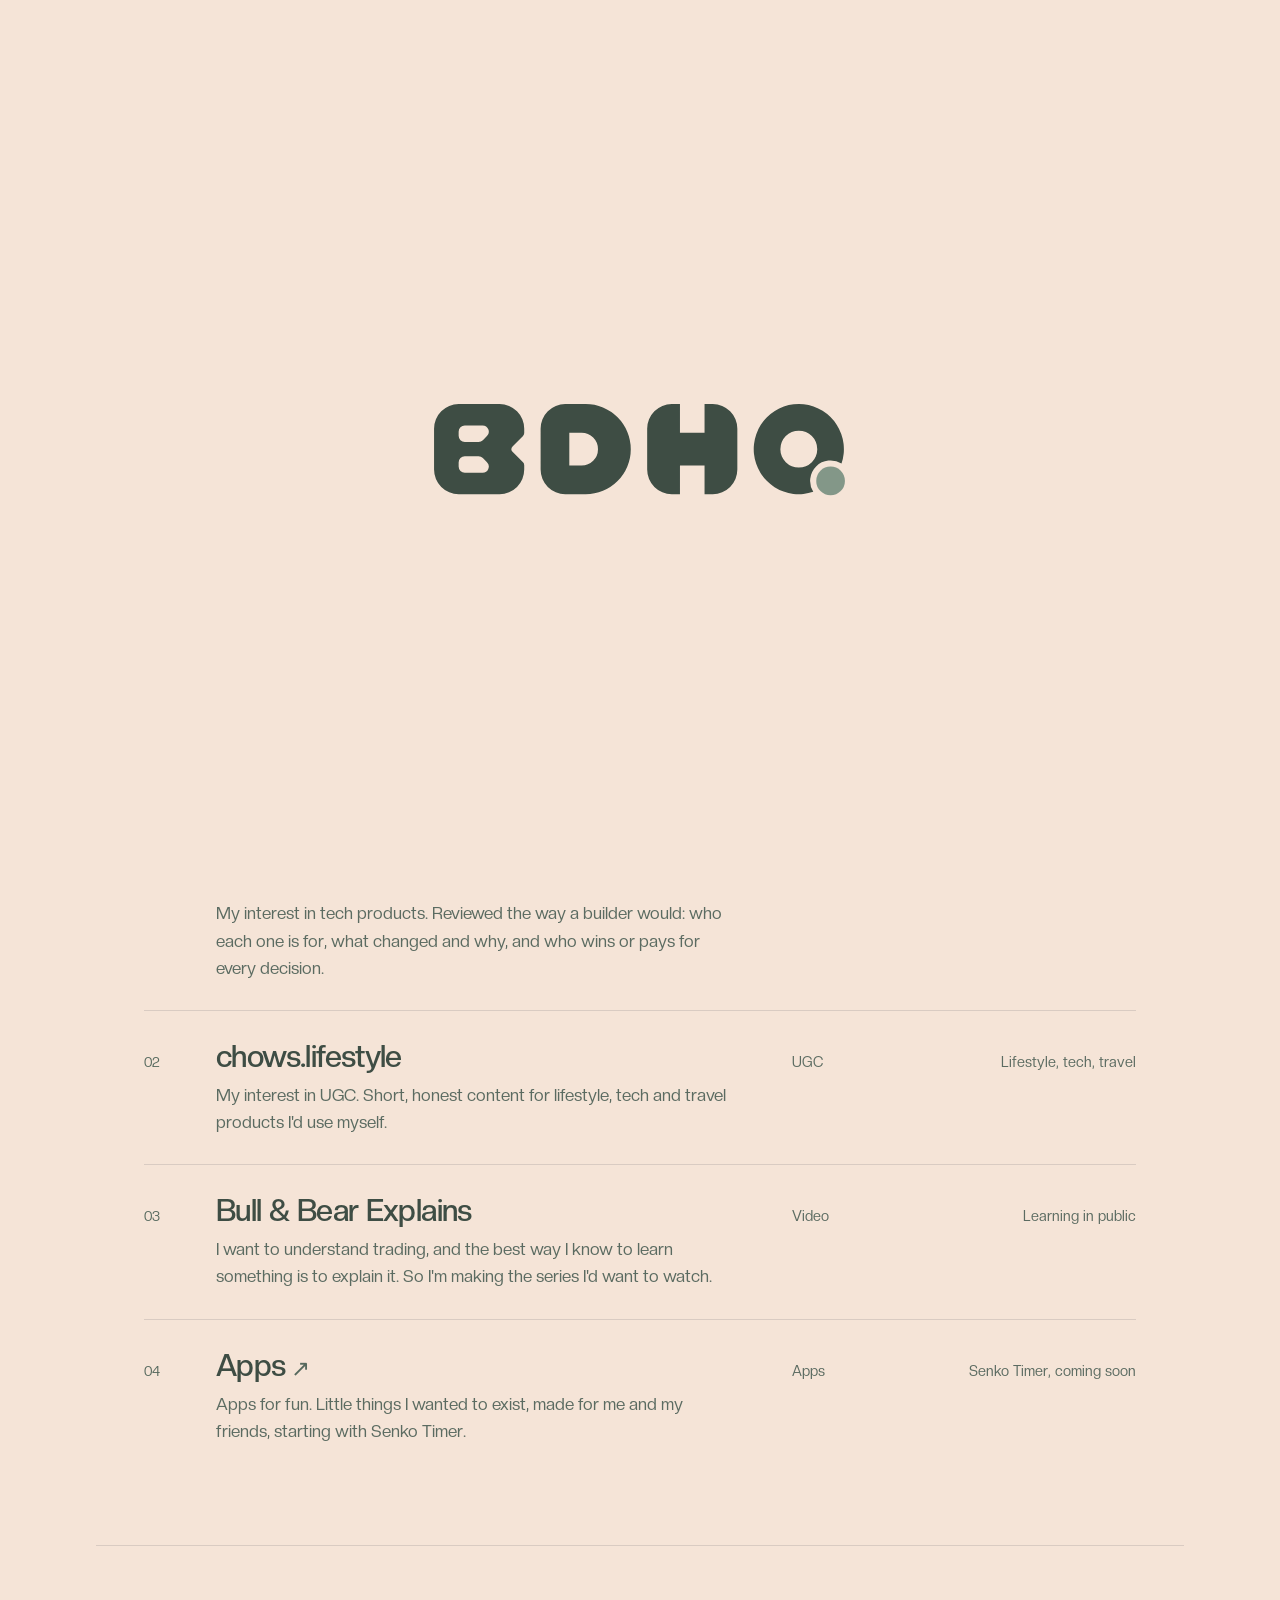
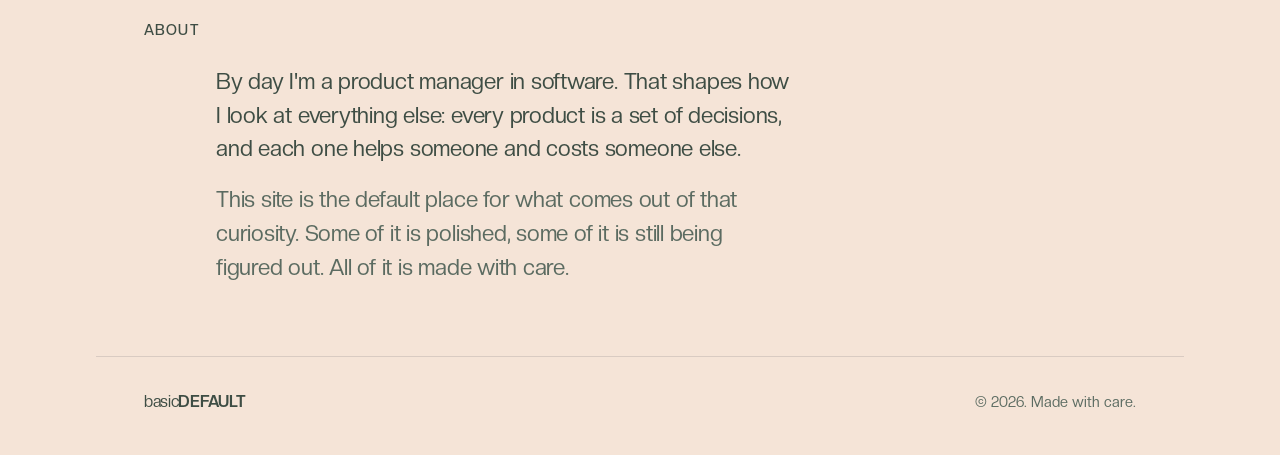
<file: index.html>
<!doctype html>
<html lang="en">
<head>
  <meta charset="utf-8">
  <meta name="viewport" content="width=device-width, initial-scale=1">
  <title>basicDEFAULT</title>
  <meta name="description" content="A home for the things Jeff makes: videos, apps and other experiments.">
  <meta name="theme-color" content="#F5E4D7">
  <meta property="og:title" content="basicDEFAULT">
  <meta property="og:description" content="A home for the things Jeff makes: videos, apps and other experiments.">
  <meta property="og:type" content="website">
  <meta property="og:url" content="https://basicdefault.com/">
  <link rel="icon" href="/favicon.svg" type="image/svg+xml">
  <link rel="icon" href="/favicon-48.png" type="image/png" sizes="48x48">
  <link rel="apple-touch-icon" href="/apple-touch-icon.png">
  <link rel="preload" href="fonts/CreatoDisplay-Regular.otf" as="font" type="font/otf" crossorigin>
  <link rel="preload" href="fonts/CreatoDisplay-Medium.otf" as="font" type="font/otf" crossorigin>
  <link rel="stylesheet" href="styles.css">
  <script>try{if(!sessionStorage.getItem("bdhq-intro")&&!matchMedia("(prefers-reduced-motion: reduce)").matches)document.documentElement.classList.add("intro")}catch(e){}</script>
</head>
<body>
  <div class="intro-screen" aria-hidden="true">
    <svg class="intro-logo" viewBox="51 51 203 47"><g fill="currentColor"><g class="intro-cell"><g class="sq"><rect x="52" y="52" width="44" height="44" rx="12"/></g><g class="lt" fill-rule="evenodd"><path d="M64 52H84A12 12 0 0 1 96 64V66.17A2 2 0 0 1 95.41 67.59L90.41 72.59A2 2 0 0 0 90.41 75.41L95.41 80.41A2 2 0 0 1 96 81.83V84A12 12 0 0 1 84 96H64A12 12 0 0 1 52 84V64A12 12 0 0 1 64 52ZM67 62.5H75.7A3 3 0 0 1 77.82 67.62L75.82 69.62A3 3 0 0 1 73.7 70.5H67A3 3 0 0 1 64 67.5V65.5A3 3 0 0 1 67 62.5ZM67 77.5H73.7A3 3 0 0 1 75.82 78.38L77.82 80.38A3 3 0 0 1 75.7 85.5H67A3 3 0 0 1 64 82.5V80.5A3 3 0 0 1 67 77.5Z"/></g></g><g class="intro-cell"><g class="sq"><rect x="104" y="52" width="44" height="44" rx="12"/></g><g class="lt" fill-rule="evenodd"><path d="M116 52H126A22 22 0 0 1 126 96H116A12 12 0 0 1 104 84V64A12 12 0 0 1 116 52ZM118 66H124A8 8 0 0 1 124 82H118Z"/></g></g><g class="intro-cell"><g class="sq"><rect x="156" y="52" width="44" height="44" rx="12"/></g><g class="lt" fill-rule="evenodd"><path transform="translate(104 -52)" d="M64 104H68V118H80V104H84A12 12 0 0 1 96 116V136A12 12 0 0 1 84 148H80V134H68V148H64A12 12 0 0 1 52 136V116A12 12 0 0 1 64 104Z"/></g></g><g class="intro-cell"><g class="sq"><circle class="logo-dot" cx="230" cy="74" r="21"/></g><g class="lt" fill-rule="evenodd"><path transform="translate(104 -52)" d="M146.84 133.05A22 22 0 1 0 133.05 146.84A10 10 0 0 1 146.84 133.05ZM117 126A9 9 0 1 0 135 126A9 9 0 1 0 117 126Z"/><circle class="logo-dot intro-dot" cx="245.5" cy="89.5" r="7"/></g></g></g></svg>
  </div>
  <a class="skip" href="#work">Skip to work</a>

  <header class="site-header wrap">
    <a class="wordmark" href="/" aria-label="BDHQ, basicDEFAULT home"><svg class="logo-row" viewBox="51 51 203 47" aria-hidden="true"><g fill="currentColor"><g class="hcell"><g class="sq"><rect x="52" y="52" width="44" height="44" rx="12"/></g><g class="lt" fill-rule="evenodd"><path d="M64 52H84A12 12 0 0 1 96 64V66.17A2 2 0 0 1 95.41 67.59L90.41 72.59A2 2 0 0 0 90.41 75.41L95.41 80.41A2 2 0 0 1 96 81.83V84A12 12 0 0 1 84 96H64A12 12 0 0 1 52 84V64A12 12 0 0 1 64 52ZM67 62.5H75.7A3 3 0 0 1 77.82 67.62L75.82 69.62A3 3 0 0 1 73.7 70.5H67A3 3 0 0 1 64 67.5V65.5A3 3 0 0 1 67 62.5ZM67 77.5H73.7A3 3 0 0 1 75.82 78.38L77.82 80.38A3 3 0 0 1 75.7 85.5H67A3 3 0 0 1 64 82.5V80.5A3 3 0 0 1 67 77.5Z"/></g></g><g class="hcell"><g class="sq"><rect x="104" y="52" width="44" height="44" rx="12"/></g><g class="lt" fill-rule="evenodd"><path d="M116 52H126A22 22 0 0 1 126 96H116A12 12 0 0 1 104 84V64A12 12 0 0 1 116 52ZM118 66H124A8 8 0 0 1 124 82H118Z"/></g></g><g class="hcell"><g class="sq"><rect x="156" y="52" width="44" height="44" rx="12"/></g><g class="lt" fill-rule="evenodd"><path transform="translate(104 -52)" d="M64 104H68V118H80V104H84A12 12 0 0 1 96 116V136A12 12 0 0 1 84 148H80V134H68V148H64A12 12 0 0 1 52 136V116A12 12 0 0 1 64 104Z"/></g></g><g class="hcell"><g class="sq"><circle class="logo-dot" cx="230" cy="74" r="21"/></g><g class="lt" fill-rule="evenodd"><path transform="translate(104 -52)" d="M146.84 133.05A22 22 0 1 0 133.05 146.84A10 10 0 0 1 146.84 133.05ZM117 126A9 9 0 1 0 135 126A9 9 0 1 0 117 126Z"/><circle class="logo-dot" cx="245.5" cy="89.5" r="7"/></g></g></g></svg></a>
    <nav aria-label="Main">
      <a href="#work">Work</a>
      <a href="/apps/">Apps</a>
      <a href="#about">About</a>
    </nav>
  </header>

  <main>
    <section class="hero wrap">
      <p class="eyebrow"><span class="dot" aria-hidden="true"></span>Videos, apps and other things</p>
      <h1>A home for the things I&nbsp;make<span class="accent">.</span></h1>
      <p class="lede">
        I'm Jeff. basicDEFAULT is where my creative work lives: tech reviews, lifestyle and travel content, a series where I learn
        trading out loud, and apps I build for my friends.
      </p>
    </section>

    <section id="work" class="wrap section" aria-labelledby="work-title">
      <div class="section-head">
        <h2 id="work-title">Work</h2>
        <p>What I'm making right now.</p>
      </div>

      <!-- To add a link once something is live, wrap the <h3> text in <a href="..."> -->
      <ol class="work">
        <li class="item">
          <span class="num">01</span>
          <div class="body">
            <h3>Reviews</h3>
            <p>My interest in tech products. Reviewed the way a builder would: who each one is for, what changed and why, and who wins or pays for every decision.</p>
          </div>
          <span class="kind">Video</span>
          <span class="status">First up: iPhone 17 Pro, one year on</span>
        </li>
        <li class="item">
          <span class="num">02</span>
          <div class="body">
            <h3>chows.lifestyle</h3>
            <p>My interest in UGC. Short, honest content for lifestyle, tech and travel products I'd use myself.</p>
          </div>
          <span class="kind">UGC</span>
          <span class="status">Lifestyle, tech, travel</span>
        </li>
        <li class="item">
          <span class="num">03</span>
          <div class="body">
            <h3>Bull &amp; Bear Explains</h3>
            <p>I want to understand trading, and the best way I know to learn something is to explain it. So I'm making the series I'd want to watch.</p>
          </div>
          <span class="kind">Video</span>
          <span class="status">Learning in public</span>
        </li>
        <li class="item">
          <span class="num">04</span>
          <div class="body">
            <h3><a href="/apps/">Apps</a></h3>
            <p>Apps for fun. Little things I wanted to exist, made for me and my friends, starting with Senko Timer.</p>
          </div>
          <span class="kind">Apps</span>
          <span class="status">Senko Timer, coming soon</span>
        </li>
      </ol>
    </section>

    <section id="about" class="wrap section about" aria-labelledby="about-title">
      <div class="section-head">
        <h2 id="about-title">About</h2>
      </div>
      <div class="prose">
        <p>
          By day I'm a product manager in software. That shapes how I look at
          everything else: every product is a set of decisions, and each one
          helps someone and costs someone else.
        </p>
        <p>
          This site is the default place for what comes out of that curiosity.
          Some of it is polished, some of it is still being figured out. All of
          it is made with care.
        </p>
      </div>
    </section>
  </main>

  <footer class="wrap site-footer">
    <span class="wordmark small">basic<b>DEFAULT</b></span>
    <span>&copy; 2026. Made with care.</span>
  </footer>
  <script>
  (function () {
    var root = document.documentElement;
    if (!root.classList.contains("intro")) return;
    var screen = document.querySelector(".intro-screen");
    var logo = screen.querySelector(".intro-logo");
    var cells = [].slice.call(logo.querySelectorAll(".intro-cell"));
    var dot = logo.querySelector(".intro-dot");
    var target = document.querySelector(".site-header .logo-row");
    var timers = [], done = false;
    function later(fn, ms) { timers.push(setTimeout(fn, ms)); }
    function finish() {
      root.classList.remove("intro", "intro-leaving");
      try { sessionStorage.setItem("bdhq-intro", "1"); } catch (e) {}
    }
    function reveal() {
      if (done) return;
      done = true;
      timers.forEach(clearTimeout);
      cells.forEach(function (c) { c.classList.add("on"); c.style.transform = ""; });
      dot.classList.remove("off");
      var a = logo.getBoundingClientRect(), b = target.getBoundingClientRect();
      logo.style.transform = "translate(" + (b.left - a.left) + "px," + (b.top - a.top) + "px) scale(" + (b.width / a.width) + ")";
      root.classList.add("intro-leaving");
      setTimeout(finish, 800);
    }
    // 1. Tiles flip into letters, one at a time
    cells.forEach(function (c, i) {
      later(function () {
        c.style.transform = "scaleX(0)";
        later(function () { c.classList.add("on"); c.style.transform = "scaleX(1)"; }, 170);
      }, 450 + i * 120);
    });
    // 2. The Q's dot flashes three times, like a cursor
    [1500, 1750, 2000, 2250, 2500, 2750].forEach(function (ms, i) {
      later(function () { dot.classList.toggle("off", i % 2 === 0); }, ms);
    });
    // 3. The logo moves into the header and the site appears
    later(reveal, 3150);
    screen.addEventListener("click", reveal);
    window.addEventListener("keydown", reveal, { once: true });
  })();
  </script>
</body>
</html>
</file>
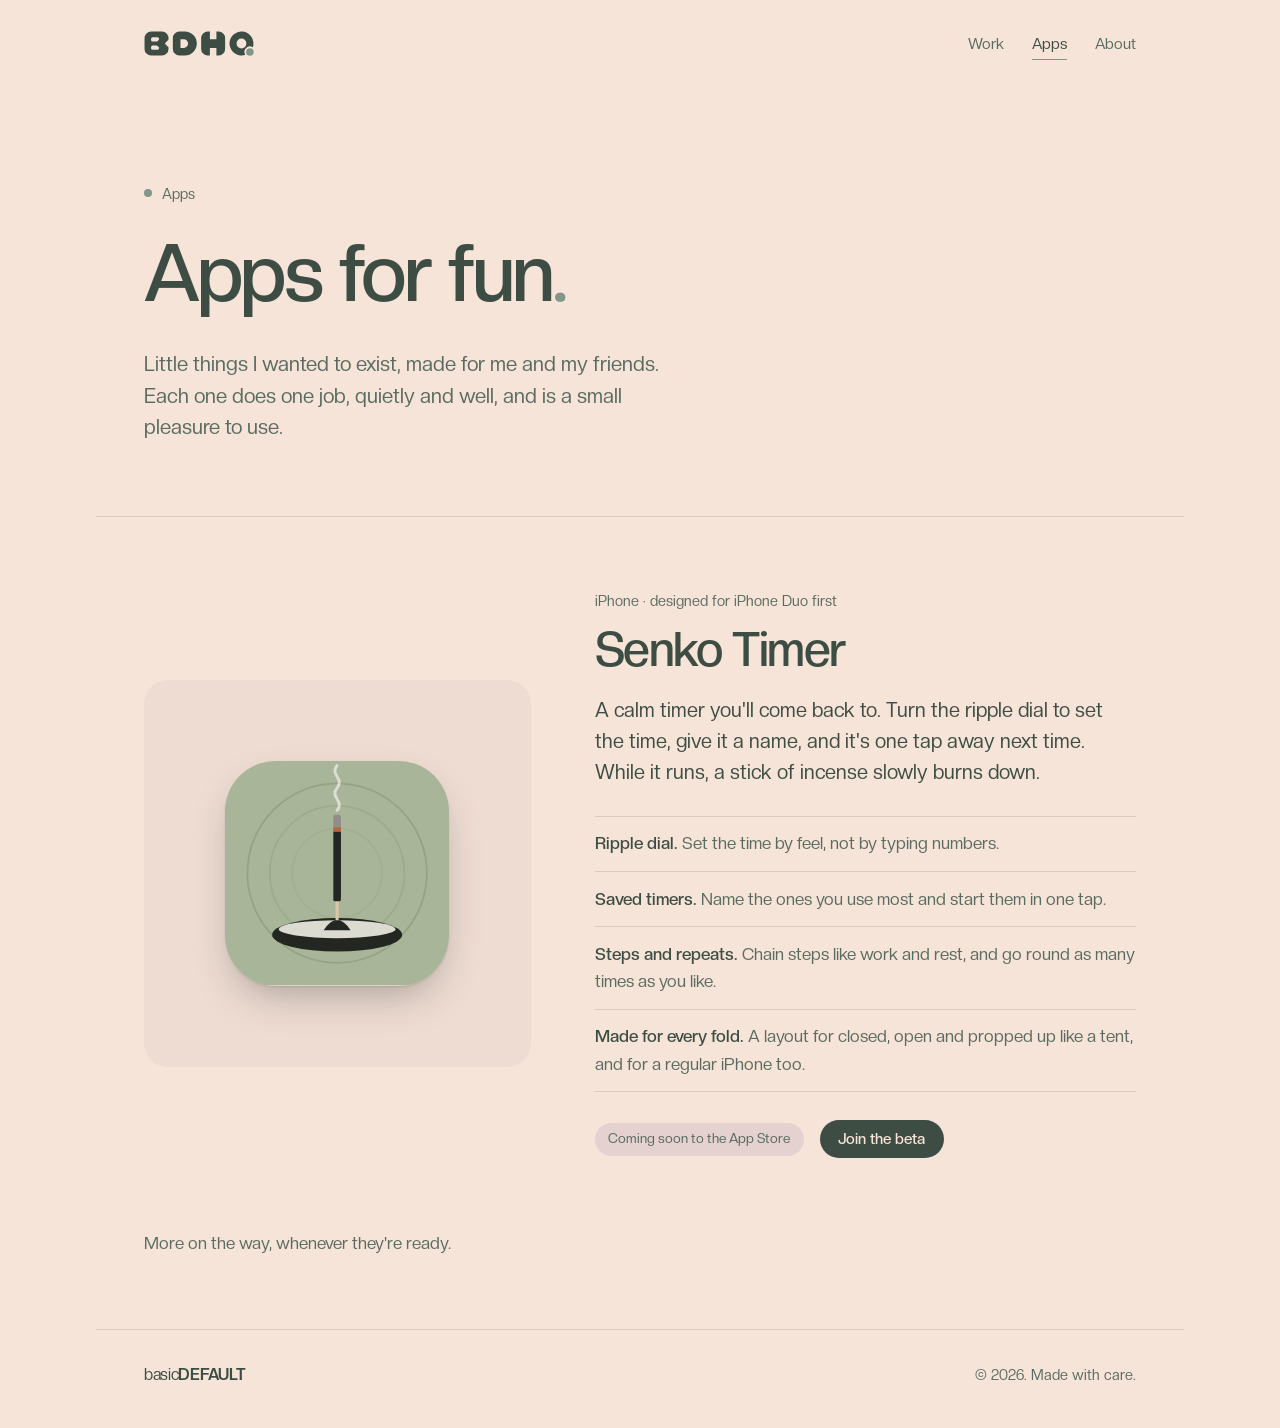
<file: apps/index.html>
<!doctype html>
<html lang="en">
<head>
  <meta charset="utf-8">
  <meta name="viewport" content="width=device-width, initial-scale=1">
  <title>Apps · basicDEFAULT</title>
  <meta name="description" content="Little apps made for the fun of it, starting with Senko Timer.">
  <meta name="theme-color" content="#F5E4D7">
  <meta property="og:title" content="Apps · basicDEFAULT">
  <meta property="og:description" content="Little apps made for the fun of it, starting with Senko Timer.">
  <meta property="og:type" content="website">
  <meta property="og:url" content="https://basicdefault.com/apps/">
  <link rel="icon" href="/favicon.svg" type="image/svg+xml">
  <link rel="icon" href="/favicon-48.png" type="image/png" sizes="48x48">
  <link rel="apple-touch-icon" href="/apple-touch-icon.png">
  <link rel="preload" href="/fonts/CreatoDisplay-Regular.otf" as="font" type="font/otf" crossorigin>
  <link rel="preload" href="/fonts/CreatoDisplay-Medium.otf" as="font" type="font/otf" crossorigin>
  <link rel="stylesheet" href="/styles.css">
</head>
<body>
  <a class="skip" href="#apps">Skip to apps</a>

  <header class="site-header wrap">
    <a class="wordmark" href="/" aria-label="BDHQ, basicDEFAULT home"><svg class="logo-row" viewBox="51 51 203 47" aria-hidden="true"><g fill="currentColor"><g class="hcell"><g class="sq"><rect x="52" y="52" width="44" height="44" rx="12"/></g><g class="lt" fill-rule="evenodd"><path d="M64 52H84A12 12 0 0 1 96 64V66.17A2 2 0 0 1 95.41 67.59L90.41 72.59A2 2 0 0 0 90.41 75.41L95.41 80.41A2 2 0 0 1 96 81.83V84A12 12 0 0 1 84 96H64A12 12 0 0 1 52 84V64A12 12 0 0 1 64 52ZM67 62.5H75.7A3 3 0 0 1 77.82 67.62L75.82 69.62A3 3 0 0 1 73.7 70.5H67A3 3 0 0 1 64 67.5V65.5A3 3 0 0 1 67 62.5ZM67 77.5H73.7A3 3 0 0 1 75.82 78.38L77.82 80.38A3 3 0 0 1 75.7 85.5H67A3 3 0 0 1 64 82.5V80.5A3 3 0 0 1 67 77.5Z"/></g></g><g class="hcell"><g class="sq"><rect x="104" y="52" width="44" height="44" rx="12"/></g><g class="lt" fill-rule="evenodd"><path d="M116 52H126A22 22 0 0 1 126 96H116A12 12 0 0 1 104 84V64A12 12 0 0 1 116 52ZM118 66H124A8 8 0 0 1 124 82H118Z"/></g></g><g class="hcell"><g class="sq"><rect x="156" y="52" width="44" height="44" rx="12"/></g><g class="lt" fill-rule="evenodd"><path transform="translate(104 -52)" d="M64 104H68V118H80V104H84A12 12 0 0 1 96 116V136A12 12 0 0 1 84 148H80V134H68V148H64A12 12 0 0 1 52 136V116A12 12 0 0 1 64 104Z"/></g></g><g class="hcell"><g class="sq"><circle class="logo-dot" cx="230" cy="74" r="21"/></g><g class="lt" fill-rule="evenodd"><path transform="translate(104 -52)" d="M146.84 133.05A22 22 0 1 0 133.05 146.84A10 10 0 0 1 146.84 133.05ZM117 126A9 9 0 1 0 135 126A9 9 0 1 0 117 126Z"/><circle class="logo-dot" cx="245.5" cy="89.5" r="7"/></g></g></g></svg></a>
    <nav aria-label="Main">
      <a href="/#work">Work</a>
      <a href="/apps/" aria-current="page">Apps</a>
      <a href="/#about">About</a>
    </nav>
  </header>

  <main>
    <section class="hero hero-sub wrap">
      <p class="eyebrow"><span class="dot" aria-hidden="true"></span>Apps</p>
      <h1>Apps for fun<span class="accent">.</span></h1>
      <p class="lede">
        Little things I wanted to exist, made for me and my friends. Each one
        does one job, quietly and well, and is a small pleasure to use.
      </p>
    </section>

    <section id="apps" class="wrap section" aria-label="Apps">
      <article class="app" id="senko-timer">
        <div class="app-art" aria-hidden="true">
          <div class="app-icon">
            <svg class="senko-icon" viewBox="0 0 100 100" role="presentation">
              <rect class="bg" width="100" height="100"/>
              <circle class="ring" cx="50" cy="50" r="40"/>
              <circle class="ring faint" cx="50" cy="50" r="30"/>
              <circle class="ring faintest" cx="50" cy="50" r="20"/>
              <path class="smoke" d="M50 22c-3.5 4 3.5 6 0 10s3.5 6 0 10" transform="translate(0 -20)"/>
              <ellipse class="holder" cx="50" cy="77.5" rx="29" ry="7.5"/>
              <ellipse class="bed" cx="50" cy="75" rx="26" ry="4"/>
              <path class="mound" d="M44 75.5Q50 66 56 75.5Z"/>
              <line class="core" x1="50" y1="71" x2="50" y2="62"/>
              <rect class="stick" x="48.3" y="31" width="3.4" height="31.5" rx="0.6"/>
              <rect class="ember" x="48.3" y="29.2" width="3.4" height="2.4"/>
              <rect class="ash" x="48.3" y="24" width="3.4" height="5.6" rx="1"/>
            </svg>
          </div>
        </div>

        <div class="app-body">
          <p class="app-meta">iPhone · designed for iPhone Duo first</p>
          <h2 class="app-name">Senko Timer</h2>
          <p class="app-lede">
            A calm timer you'll come back to. Turn the ripple dial to set the
            time, give it a name, and it's one tap away next time. While it
            runs, a stick of incense slowly burns down.
          </p>

          <ul class="features">
            <li><b>Ripple dial.</b> Set the time by feel, not by typing numbers.</li>
            <li><b>Saved timers.</b> Name the ones you use most and start them in one tap.</li>
            <li><b>Steps and repeats.</b> Chain steps like work and rest, and go round as many times as you like.</li>
            <li><b>Made for every fold.</b> A layout for closed, open and propped up like a tent, and for a regular iPhone too.</li>
          </ul>

          <div class="app-status">
            <span class="pill">Coming soon to the App Store</span>
            <!-- TODO(beta): placeholder. Replace href with the TestFlight link or beta sign-up once one exists. -->
            <a class="button" href="#senko-timer" data-placeholder="beta">Join the beta</a>
          </div>
        </div>
      </article>

      <p class="more">More on the way, whenever they're ready.</p>
    </section>
  </main>

  <footer class="wrap site-footer">
    <span class="wordmark small">basic<b>DEFAULT</b></span>
    <span>&copy; 2026. Made with care.</span>
  </footer>
</body>
</html>
</file>
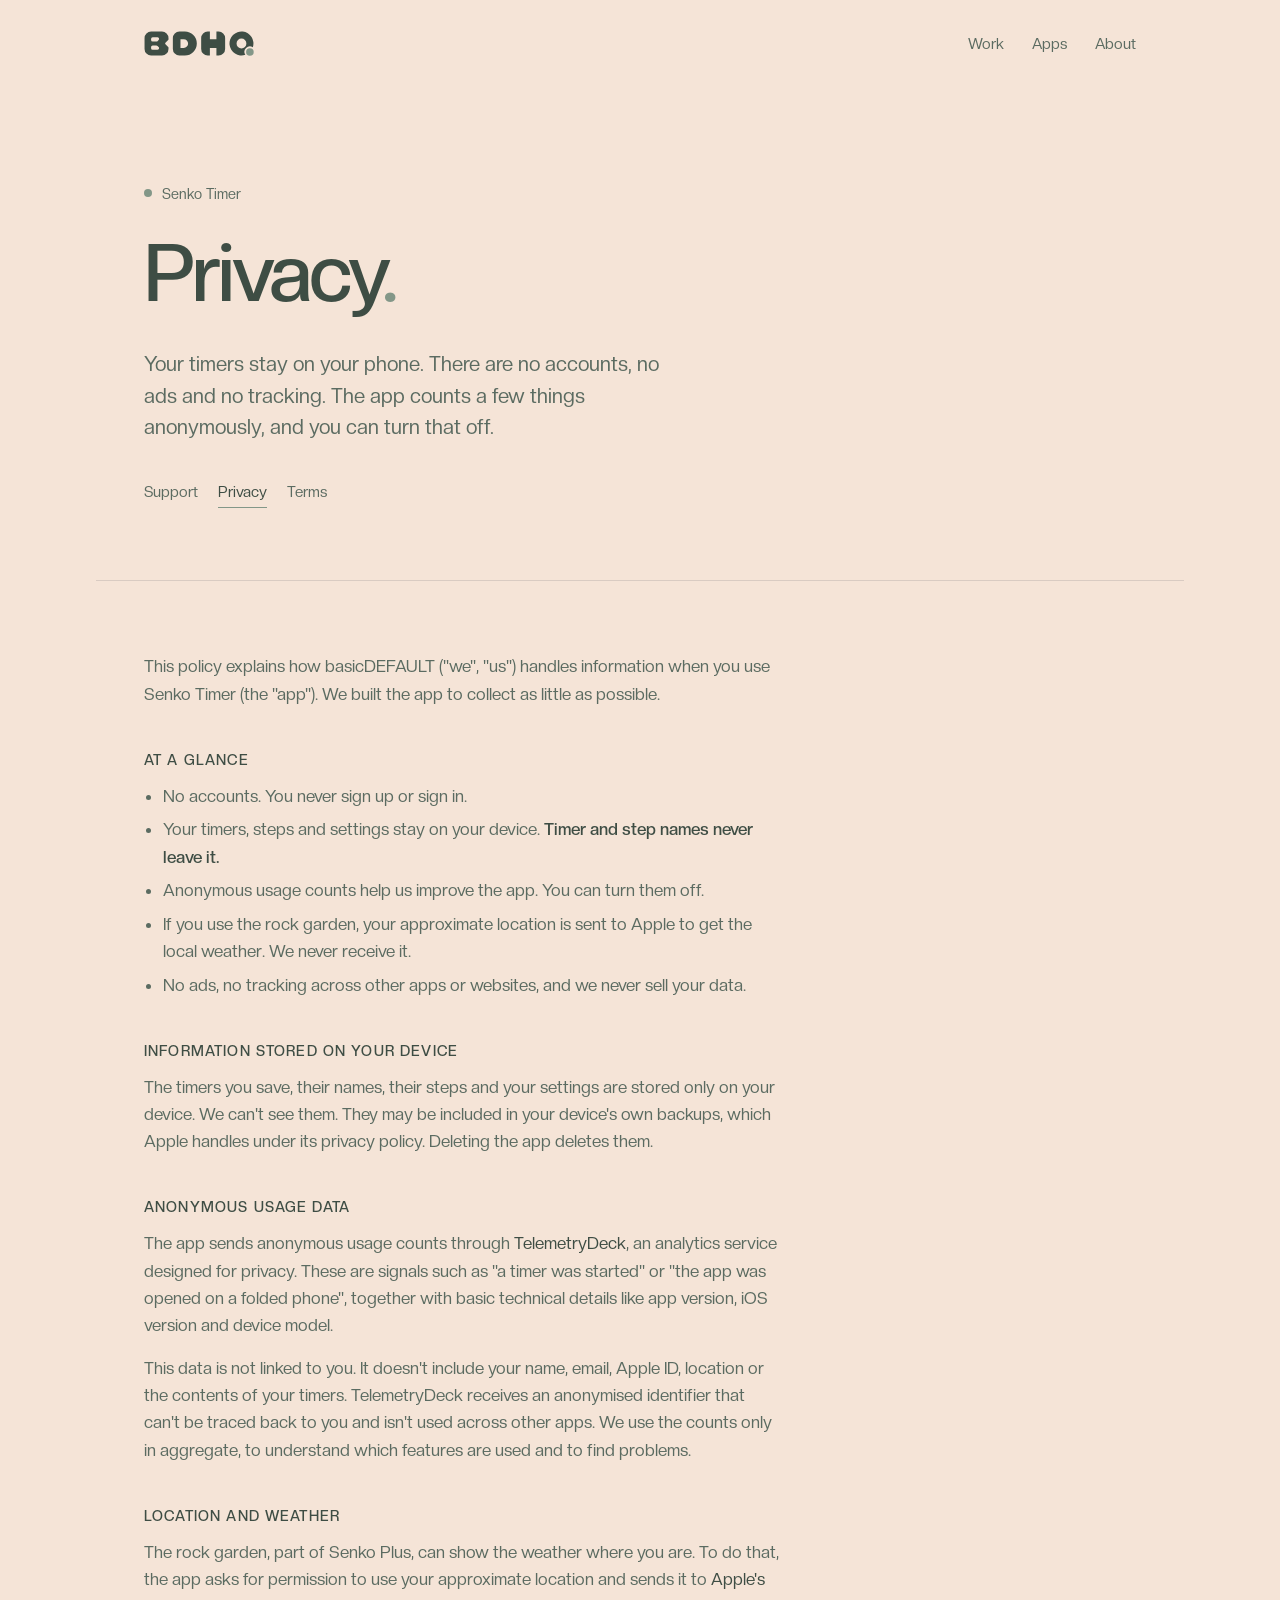
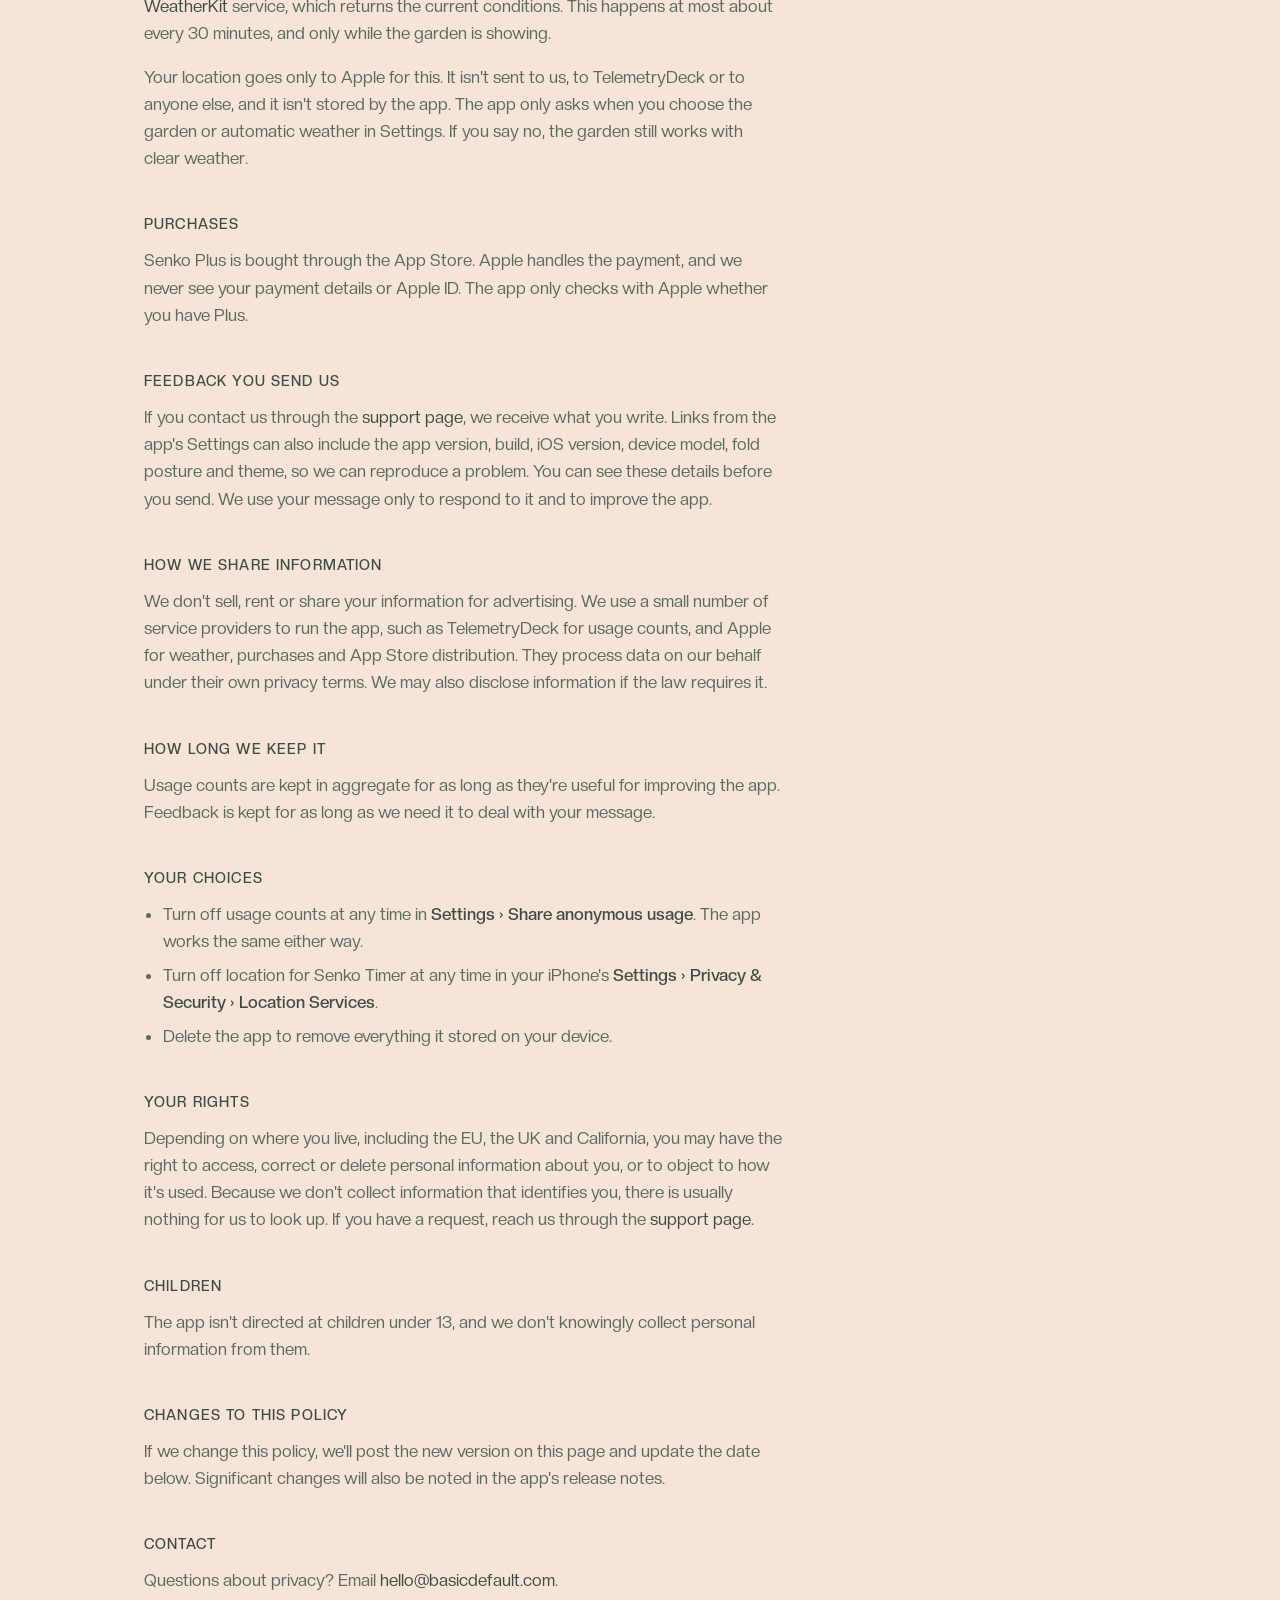
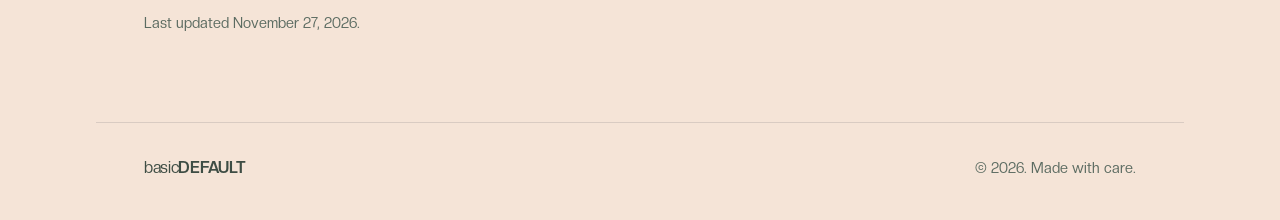
<file: senko-timer/privacy/index.html>
<!doctype html>
<html lang="en">
<head>
  <meta charset="utf-8">
  <meta name="viewport" content="width=device-width, initial-scale=1">
  <title>Senko Timer privacy · basicDEFAULT</title>
  <meta name="description" content="What Senko Timer collects, and what it doesn't.">
  <meta name="theme-color" content="#F5E4D7">
  <meta property="og:title" content="Senko Timer privacy · basicDEFAULT">
  <meta property="og:description" content="What Senko Timer collects, and what it doesn't.">
  <meta property="og:type" content="website">
  <meta property="og:url" content="https://basicdefault.com/senko-timer/privacy/">
  <link rel="icon" href="/favicon.svg" type="image/svg+xml">
  <link rel="icon" href="/favicon-48.png" type="image/png" sizes="48x48">
  <link rel="apple-touch-icon" href="/apple-touch-icon.png">
  <link rel="preload" href="/fonts/CreatoDisplay-Regular.otf" as="font" type="font/otf" crossorigin>
  <link rel="preload" href="/fonts/CreatoDisplay-Medium.otf" as="font" type="font/otf" crossorigin>
  <link rel="stylesheet" href="/styles.css">
</head>
<body>
  <a class="skip" href="#policy">Skip to the policy</a>

  <header class="site-header wrap">
    <a class="wordmark" href="/" aria-label="BDHQ, basicDEFAULT home"><svg class="logo-row" viewBox="51 51 203 47" aria-hidden="true"><g fill="currentColor"><g class="hcell"><g class="sq"><rect x="52" y="52" width="44" height="44" rx="12"/></g><g class="lt" fill-rule="evenodd"><path d="M64 52H84A12 12 0 0 1 96 64V66.17A2 2 0 0 1 95.41 67.59L90.41 72.59A2 2 0 0 0 90.41 75.41L95.41 80.41A2 2 0 0 1 96 81.83V84A12 12 0 0 1 84 96H64A12 12 0 0 1 52 84V64A12 12 0 0 1 64 52ZM67 62.5H75.7A3 3 0 0 1 77.82 67.62L75.82 69.62A3 3 0 0 1 73.7 70.5H67A3 3 0 0 1 64 67.5V65.5A3 3 0 0 1 67 62.5ZM67 77.5H73.7A3 3 0 0 1 75.82 78.38L77.82 80.38A3 3 0 0 1 75.7 85.5H67A3 3 0 0 1 64 82.5V80.5A3 3 0 0 1 67 77.5Z"/></g></g><g class="hcell"><g class="sq"><rect x="104" y="52" width="44" height="44" rx="12"/></g><g class="lt" fill-rule="evenodd"><path d="M116 52H126A22 22 0 0 1 126 96H116A12 12 0 0 1 104 84V64A12 12 0 0 1 116 52ZM118 66H124A8 8 0 0 1 124 82H118Z"/></g></g><g class="hcell"><g class="sq"><rect x="156" y="52" width="44" height="44" rx="12"/></g><g class="lt" fill-rule="evenodd"><path transform="translate(104 -52)" d="M64 104H68V118H80V104H84A12 12 0 0 1 96 116V136A12 12 0 0 1 84 148H80V134H68V148H64A12 12 0 0 1 52 136V116A12 12 0 0 1 64 104Z"/></g></g><g class="hcell"><g class="sq"><circle class="logo-dot" cx="230" cy="74" r="21"/></g><g class="lt" fill-rule="evenodd"><path transform="translate(104 -52)" d="M146.84 133.05A22 22 0 1 0 133.05 146.84A10 10 0 0 1 146.84 133.05ZM117 126A9 9 0 1 0 135 126A9 9 0 1 0 117 126Z"/><circle class="logo-dot" cx="245.5" cy="89.5" r="7"/></g></g></g></svg></a>
    <nav aria-label="Main">
      <a href="/#work">Work</a>
      <a href="/apps/">Apps</a>
      <a href="/#about">About</a>
    </nav>
  </header>

  <main>
    <section class="hero hero-sub wrap">
      <p class="eyebrow"><span class="dot" aria-hidden="true"></span><a href="/apps/#senko-timer">Senko Timer</a></p>
      <h1>Privacy<span class="accent">.</span></h1>
      <p class="lede">
        Your timers stay on your phone. There are no accounts, no ads and no
        tracking. The app counts a few things anonymously, and you can turn
        that off.
      </p>
      <nav class="doc-nav" aria-label="Senko Timer">
        <a href="/senko-timer/support/">Support</a>
        <a href="/senko-timer/privacy/" aria-current="page">Privacy</a>
        <a href="/senko-timer/terms/">Terms</a>
      </nav>
    </section>

    <section id="policy" class="wrap section" aria-label="Privacy policy">
      <!-- TODO(legal): draft. Have this reviewed before App Store submission, fill in the legal entity name, then remove the draft note. -->

      <div class="doc">
        <p>
          This policy explains how basicDEFAULT ("we", "us") handles
          information when you use Senko Timer (the "app"). We built the app to
          collect as little as possible.
        </p>

        <h2>At a glance</h2>
        <ul>
          <li>No accounts. You never sign up or sign in.</li>
          <li>Your timers, steps and settings stay on your device. <strong>Timer and step names never leave it.</strong></li>
          <li>Anonymous usage counts help us improve the app. You can turn them off.</li>
          <li>If you use the rock garden, your approximate location is sent to Apple to get the local weather. We never receive it.</li>
          <li>No ads, no tracking across other apps or websites, and we never sell your data.</li>
        </ul>

        <h2>Information stored on your device</h2>
        <p>
          The timers you save, their names, their steps and your settings are
          stored only on your device. We can't see them. They may be included in
          your device's own backups, which Apple handles under its privacy
          policy. Deleting the app deletes them.
        </p>

        <h2>Anonymous usage data</h2>
        <p>
          The app sends anonymous usage counts through
          <a href="https://telemetrydeck.com/privacy/">TelemetryDeck</a>, an
          analytics service designed for privacy. These are signals such as
          "a timer was started" or "the app was opened on a folded phone",
          together with basic technical details like app version, iOS version
          and device model.
        </p>
        <p>
          This data is not linked to you. It doesn't include your name, email,
          Apple ID, location or the contents of your timers. TelemetryDeck
          receives an anonymised identifier that can't be traced back to you
          and isn't used across other apps. We use the counts only in
          aggregate, to understand which features are used and to find
          problems.
        </p>

        <h2>Location and weather</h2>
        <p>
          The rock garden, part of Senko Plus, can show the weather where you
          are. To do that, the app asks for permission to use your approximate
          location and sends it to
          <a href="https://www.apple.com/legal/privacy/">Apple's WeatherKit</a>
          service, which returns the current conditions. This happens at most
          about every 30 minutes, and only while the garden is showing.
        </p>
        <p>
          Your location goes only to Apple for this. It isn't sent to us, to
          TelemetryDeck or to anyone else, and it isn't stored by the app. The
          app only asks when you choose the garden or automatic weather in
          Settings. If you say no, the garden still works with clear weather.
        </p>

        <h2>Purchases</h2>
        <p>
          Senko Plus is bought through the App Store. Apple handles the payment,
          and we never see your payment details or Apple ID. The app only
          checks with Apple whether you have Plus.
        </p>

        <h2>Feedback you send us</h2>
        <p>
          If you contact us through the
          <a href="/senko-timer/support/">support page</a>, we receive what you
          write. Links from the app's Settings can also include the app
          version, build, iOS version, device model, fold posture and theme, so
          we can reproduce a problem. You can see these details before you send.
          We use your message only to respond to it and to improve the app.
        </p>

        <h2>How we share information</h2>
        <p>
          We don't sell, rent or share your information for advertising. We use
          a small number of service providers to run the app, such as
          TelemetryDeck for usage counts, and Apple for weather, purchases and
          App Store distribution.
          They process data on our behalf under their own privacy terms. We may
          also disclose information if the law requires it.
        </p>

        <h2>How long we keep it</h2>
        <p>
          Usage counts are kept in aggregate for as long as they're useful for
          improving the app. Feedback is kept for as long as we need it to deal
          with your message.
        </p>

        <h2>Your choices</h2>
        <ul>
          <li>Turn off usage counts at any time in <strong>Settings › Share anonymous usage</strong>. The app works the same either way.</li>
          <li>Turn off location for Senko Timer at any time in your iPhone's <strong>Settings › Privacy &amp; Security › Location Services</strong>.</li>
          <li>Delete the app to remove everything it stored on your device.</li>
        </ul>

        <h2>Your rights</h2>
        <p>
          Depending on where you live, including the EU, the UK and California,
          you may have the right to access, correct or delete personal
          information about you, or to object to how it's used. Because we
          don't collect information that identifies you, there is usually
          nothing for us to look up. If you have a request, reach us through
          the <a href="/senko-timer/support/">support page</a>.
        </p>

        <h2>Children</h2>
        <p>
          The app isn't directed at children under 13, and we don't knowingly
          collect personal information from them.
        </p>

        <h2>Changes to this policy</h2>
        <p>
          If we change this policy, we'll post the new version on this page and
          update the date below. Significant changes will also be noted in the
          app's release notes.
        </p>

        <h2>Contact</h2>
        <p>
          Questions about privacy? Email
          <a href="mailto:hello@basicdefault.com">hello@basicdefault.com</a>.
        </p>

        <p class="updated">Last updated November 27, 2026.</p>
      </div>
    </section>
  </main>

  <footer class="wrap site-footer">
    <span class="wordmark small">basic<b>DEFAULT</b></span>
    <span>&copy; 2026. Made with care.</span>
  </footer>
</body>
</html>
</file>
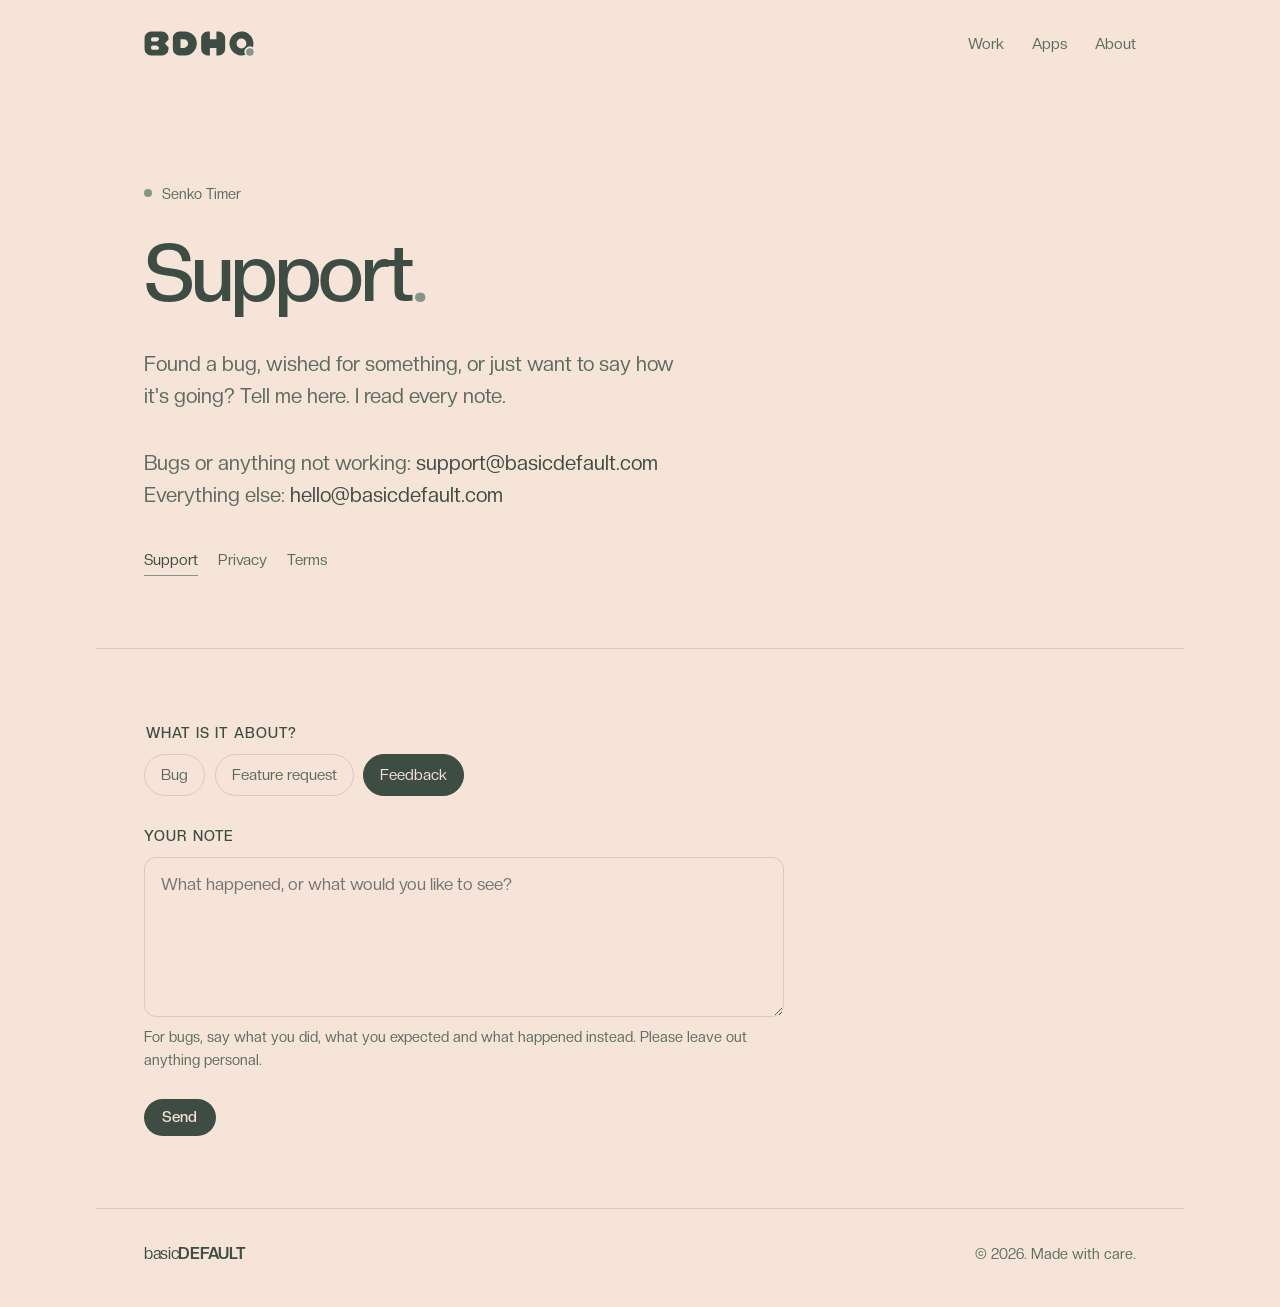
<file: senko-timer/support/index.html>
<!doctype html>
<html lang="en">
<head>
  <meta charset="utf-8">
  <meta name="viewport" content="width=device-width, initial-scale=1">
  <title>Senko Timer support · basicDEFAULT</title>
  <meta name="description" content="Report a bug, ask for a feature or send feedback about Senko Timer.">
  <meta name="theme-color" content="#F5E4D7">
  <meta property="og:title" content="Senko Timer support · basicDEFAULT">
  <meta property="og:description" content="Report a bug, ask for a feature or send feedback about Senko Timer.">
  <meta property="og:type" content="website">
  <meta property="og:url" content="https://basicdefault.com/senko-timer/support/">
  <link rel="icon" href="/favicon.svg" type="image/svg+xml">
  <link rel="icon" href="/favicon-48.png" type="image/png" sizes="48x48">
  <link rel="apple-touch-icon" href="/apple-touch-icon.png">
  <link rel="preload" href="/fonts/CreatoDisplay-Regular.otf" as="font" type="font/otf" crossorigin>
  <link rel="preload" href="/fonts/CreatoDisplay-Medium.otf" as="font" type="font/otf" crossorigin>
  <link rel="stylesheet" href="/styles.css">
</head>
<body>
  <a class="skip" href="#feedback">Skip to the form</a>

  <header class="site-header wrap">
    <a class="wordmark" href="/" aria-label="BDHQ, basicDEFAULT home"><svg class="logo-row" viewBox="51 51 203 47" aria-hidden="true"><g fill="currentColor"><g class="hcell"><g class="sq"><rect x="52" y="52" width="44" height="44" rx="12"/></g><g class="lt" fill-rule="evenodd"><path d="M64 52H84A12 12 0 0 1 96 64V66.17A2 2 0 0 1 95.41 67.59L90.41 72.59A2 2 0 0 0 90.41 75.41L95.41 80.41A2 2 0 0 1 96 81.83V84A12 12 0 0 1 84 96H64A12 12 0 0 1 52 84V64A12 12 0 0 1 64 52ZM67 62.5H75.7A3 3 0 0 1 77.82 67.62L75.82 69.62A3 3 0 0 1 73.7 70.5H67A3 3 0 0 1 64 67.5V65.5A3 3 0 0 1 67 62.5ZM67 77.5H73.7A3 3 0 0 1 75.82 78.38L77.82 80.38A3 3 0 0 1 75.7 85.5H67A3 3 0 0 1 64 82.5V80.5A3 3 0 0 1 67 77.5Z"/></g></g><g class="hcell"><g class="sq"><rect x="104" y="52" width="44" height="44" rx="12"/></g><g class="lt" fill-rule="evenodd"><path d="M116 52H126A22 22 0 0 1 126 96H116A12 12 0 0 1 104 84V64A12 12 0 0 1 116 52ZM118 66H124A8 8 0 0 1 124 82H118Z"/></g></g><g class="hcell"><g class="sq"><rect x="156" y="52" width="44" height="44" rx="12"/></g><g class="lt" fill-rule="evenodd"><path transform="translate(104 -52)" d="M64 104H68V118H80V104H84A12 12 0 0 1 96 116V136A12 12 0 0 1 84 148H80V134H68V148H64A12 12 0 0 1 52 136V116A12 12 0 0 1 64 104Z"/></g></g><g class="hcell"><g class="sq"><circle class="logo-dot" cx="230" cy="74" r="21"/></g><g class="lt" fill-rule="evenodd"><path transform="translate(104 -52)" d="M146.84 133.05A22 22 0 1 0 133.05 146.84A10 10 0 0 1 146.84 133.05ZM117 126A9 9 0 1 0 135 126A9 9 0 1 0 117 126Z"/><circle class="logo-dot" cx="245.5" cy="89.5" r="7"/></g></g></g></svg></a>
    <nav aria-label="Main">
      <a href="/#work">Work</a>
      <a href="/apps/">Apps</a>
      <a href="/#about">About</a>
    </nav>
  </header>

  <main>
    <section class="hero hero-sub wrap">
      <p class="eyebrow"><span class="dot" aria-hidden="true"></span><a href="/apps/#senko-timer">Senko Timer</a></p>
      <h1>Support<span class="accent">.</span></h1>
      <p class="lede">
        Found a bug, wished for something, or just want to say how it's going?
        Tell me here. I read every note.
      </p>
      <p class="lede">
        Bugs or anything not working:
        <a href="mailto:support@basicdefault.com">support@basicdefault.com</a><br>
        Everything else:
        <a href="mailto:hello@basicdefault.com">hello@basicdefault.com</a>
      </p>
      <nav class="doc-nav" aria-label="Senko Timer">
        <a href="/senko-timer/support/" aria-current="page">Support</a>
        <a href="/senko-timer/privacy/">Privacy</a>
        <a href="/senko-timer/terms/">Terms</a>
      </nav>
    </section>

    <section id="feedback" class="wrap section" aria-label="Feedback form">
      <!--
        TODO(feedback-backend): this form is a placeholder and sends nothing.
        Point it at the server-side endpoint that files GitHub issues in
        basicdefault-hq/senko-timer (token stays on the server, never here),
        then remove the preventDefault handler below.
      -->
      <form class="form" id="feedback-form" action="#" method="post" novalidate>
        <fieldset>
          <legend>What is it about?</legend>
          <div class="choices">
            <label class="choice"><input type="radio" name="type" value="bug" required><span>Bug</span></label>
            <label class="choice"><input type="radio" name="type" value="feature"><span>Feature request</span></label>
            <label class="choice"><input type="radio" name="type" value="feedback" checked><span>Feedback</span></label>
          </div>
        </fieldset>

        <div>
          <label class="field" for="message">Your note</label>
          <textarea id="message" name="message" maxlength="5000" required
            placeholder="What happened, or what would you like to see?"></textarea>
          <p class="hint">For bugs, say what you did, what you expected and what happened instead. Please leave out anything personal.</p>
        </div>

        <!-- Filled from the link in the app's Settings (query parameters), when present. -->
        <input type="hidden" name="app_version">
        <input type="hidden" name="build">
        <input type="hidden" name="os">
        <input type="hidden" name="device">
        <input type="hidden" name="posture">
        <input type="hidden" name="theme">

        <div class="context" id="context" hidden>
          Sent along with your note, so I can reproduce it:
          <dl id="context-list"></dl>
        </div>

        <div class="form-actions">
          <button class="button" type="submit">Send</button>
          <p class="form-message" id="form-message" role="status" aria-live="polite"></p>
        </div>
      </form>
    </section>
  </main>

  <footer class="wrap site-footer">
    <span class="wordmark small">basic<b>DEFAULT</b></span>
    <span>&copy; 2026. Made with care.</span>
  </footer>

  <script>
    (function () {
      var form = document.getElementById("feedback-form");
      var params = new URLSearchParams(window.location.search);

      // type: the app sends bug, request or feedback; accept a few spellings of each.
      var typeAliases = {
        bug: "bug",
        request: "feature",
        feature: "feature",
        feature_request: "feature",
        "feature-request": "feature",
        featurerequest: "feature",
        feedback: "feedback"
      };
      var type = typeAliases[(params.get("type") || "").trim().toLowerCase()];
      if (type) {
        var radio = form.querySelector('input[name="type"][value="' + type + '"]');
        if (radio) radio.checked = true;
      }

      var labels = {
        app_version: "App version",
        build: "Build",
        os: "System",
        device: "Device",
        posture: "Posture",
        theme: "Theme"
      };
      var list = document.getElementById("context-list");
      var shown = 0;
      Object.keys(labels).forEach(function (key) {
        var value = (params.get(key) || "").trim().slice(0, 120);
        if (!value) return;
        form.elements[key].value = value;
        var dt = document.createElement("dt");
        var dd = document.createElement("dd");
        dt.textContent = labels[key];
        dd.textContent = value;
        list.appendChild(dt);
        list.appendChild(dd);
        shown++;
      });
      if (shown) document.getElementById("context").hidden = false;

      // TODO(feedback-backend): replace with a real submit once the endpoint exists.
      // Until then, Send opens an email with the note and details filled in.
      form.addEventListener("submit", function (event) {
        event.preventDefault();
        var note = form.elements.message.value.trim();
        if (!note) {
          document.getElementById("form-message").textContent = "Write a note first.";
          return;
        }
        var kind = (form.querySelector('input[name="type"]:checked') || {}).value || "feedback";
        var to = kind === "bug" ? "support@basicdefault.com" : "hello@basicdefault.com";
        var subjects = { bug: "Bug", feature: "Feature request", feedback: "Feedback" };
        var body = note;
        var details = Object.keys(labels)
          .filter(function (key) { return form.elements[key].value; })
          .map(function (key) { return labels[key] + ": " + form.elements[key].value; });
        if (details.length) body += "\n\n---\n" + details.join("\n");
        window.location.href = "mailto:" + to +
          "?subject=" + encodeURIComponent("Senko Timer: " + subjects[kind]) +
          "&body=" + encodeURIComponent(body);
        document.getElementById("form-message").textContent =
          "Your email app should open with your note. If it doesn't, write to " + to + ".";
      });
    })();
  </script>
</body>
</html>
</file>
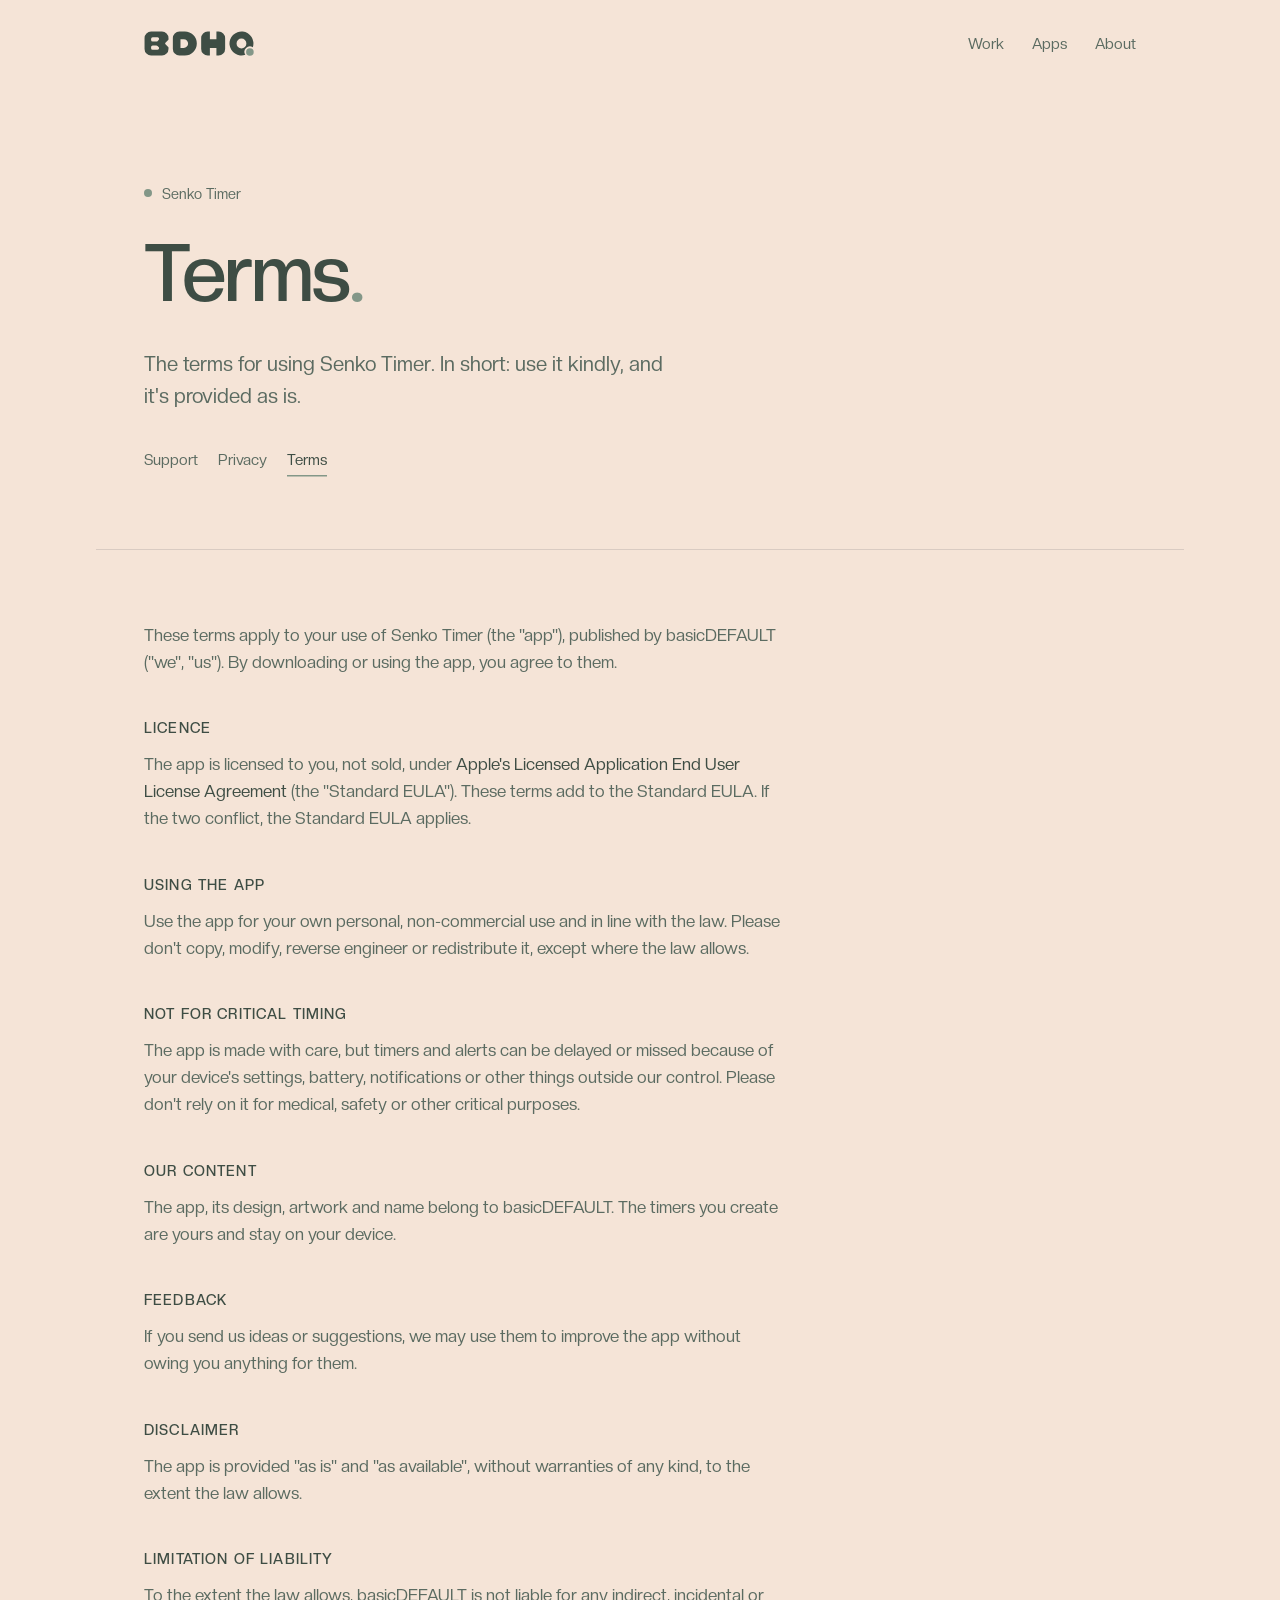
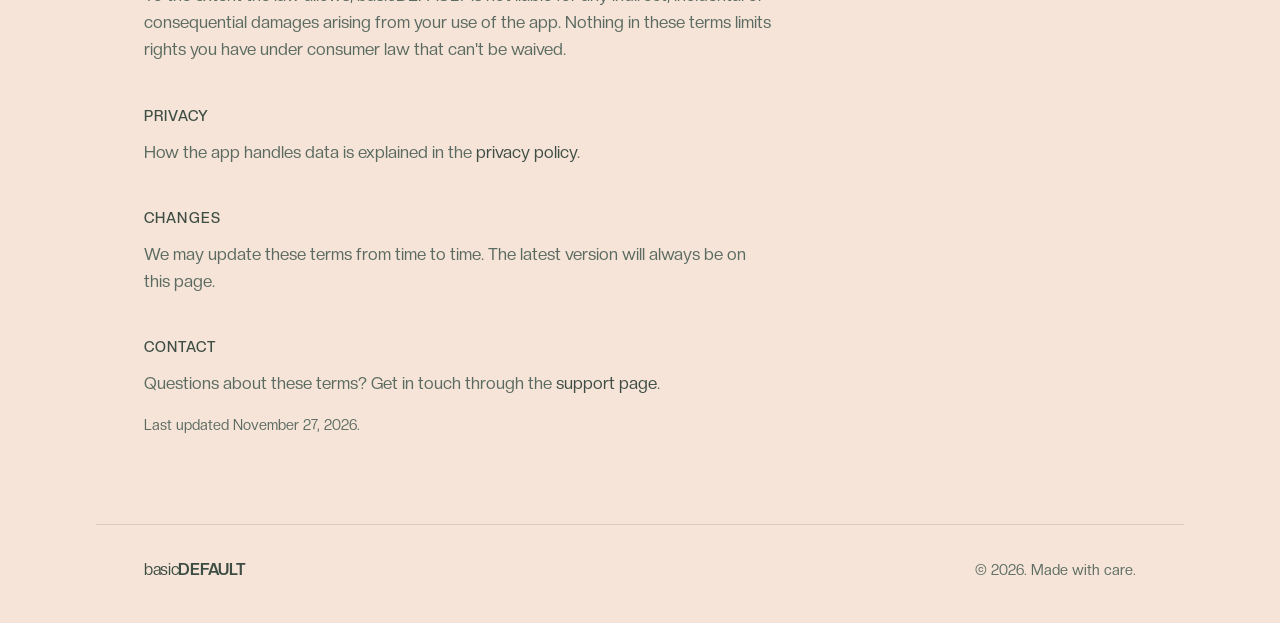
<file: senko-timer/terms/index.html>
<!doctype html>
<html lang="en">
<head>
  <meta charset="utf-8">
  <meta name="viewport" content="width=device-width, initial-scale=1">
  <title>Senko Timer terms · basicDEFAULT</title>
  <meta name="description" content="Terms of use for Senko Timer.">
  <meta name="theme-color" content="#F5E4D7">
  <meta property="og:title" content="Senko Timer terms · basicDEFAULT">
  <meta property="og:description" content="Terms of use for Senko Timer.">
  <meta property="og:type" content="website">
  <meta property="og:url" content="https://basicdefault.com/senko-timer/terms/">
  <link rel="icon" href="/favicon.svg" type="image/svg+xml">
  <link rel="icon" href="/favicon-48.png" type="image/png" sizes="48x48">
  <link rel="apple-touch-icon" href="/apple-touch-icon.png">
  <link rel="preload" href="/fonts/CreatoDisplay-Regular.otf" as="font" type="font/otf" crossorigin>
  <link rel="preload" href="/fonts/CreatoDisplay-Medium.otf" as="font" type="font/otf" crossorigin>
  <link rel="stylesheet" href="/styles.css">
</head>
<body>
  <a class="skip" href="#terms">Skip to the terms</a>

  <header class="site-header wrap">
    <a class="wordmark" href="/" aria-label="BDHQ, basicDEFAULT home"><svg class="logo-row" viewBox="51 51 203 47" aria-hidden="true"><g fill="currentColor"><g class="hcell"><g class="sq"><rect x="52" y="52" width="44" height="44" rx="12"/></g><g class="lt" fill-rule="evenodd"><path d="M64 52H84A12 12 0 0 1 96 64V66.17A2 2 0 0 1 95.41 67.59L90.41 72.59A2 2 0 0 0 90.41 75.41L95.41 80.41A2 2 0 0 1 96 81.83V84A12 12 0 0 1 84 96H64A12 12 0 0 1 52 84V64A12 12 0 0 1 64 52ZM67 62.5H75.7A3 3 0 0 1 77.82 67.62L75.82 69.62A3 3 0 0 1 73.7 70.5H67A3 3 0 0 1 64 67.5V65.5A3 3 0 0 1 67 62.5ZM67 77.5H73.7A3 3 0 0 1 75.82 78.38L77.82 80.38A3 3 0 0 1 75.7 85.5H67A3 3 0 0 1 64 82.5V80.5A3 3 0 0 1 67 77.5Z"/></g></g><g class="hcell"><g class="sq"><rect x="104" y="52" width="44" height="44" rx="12"/></g><g class="lt" fill-rule="evenodd"><path d="M116 52H126A22 22 0 0 1 126 96H116A12 12 0 0 1 104 84V64A12 12 0 0 1 116 52ZM118 66H124A8 8 0 0 1 124 82H118Z"/></g></g><g class="hcell"><g class="sq"><rect x="156" y="52" width="44" height="44" rx="12"/></g><g class="lt" fill-rule="evenodd"><path transform="translate(104 -52)" d="M64 104H68V118H80V104H84A12 12 0 0 1 96 116V136A12 12 0 0 1 84 148H80V134H68V148H64A12 12 0 0 1 52 136V116A12 12 0 0 1 64 104Z"/></g></g><g class="hcell"><g class="sq"><circle class="logo-dot" cx="230" cy="74" r="21"/></g><g class="lt" fill-rule="evenodd"><path transform="translate(104 -52)" d="M146.84 133.05A22 22 0 1 0 133.05 146.84A10 10 0 0 1 146.84 133.05ZM117 126A9 9 0 1 0 135 126A9 9 0 1 0 117 126Z"/><circle class="logo-dot" cx="245.5" cy="89.5" r="7"/></g></g></g></svg></a>
    <nav aria-label="Main">
      <a href="/#work">Work</a>
      <a href="/apps/">Apps</a>
      <a href="/#about">About</a>
    </nav>
  </header>

  <main>
    <section class="hero hero-sub wrap">
      <p class="eyebrow"><span class="dot" aria-hidden="true"></span><a href="/apps/#senko-timer">Senko Timer</a></p>
      <h1>Terms<span class="accent">.</span></h1>
      <p class="lede">
        The terms for using Senko Timer. In short: use it kindly, and it's
        provided as is.
      </p>
      <nav class="doc-nav" aria-label="Senko Timer">
        <a href="/senko-timer/support/">Support</a>
        <a href="/senko-timer/privacy/">Privacy</a>
        <a href="/senko-timer/terms/" aria-current="page">Terms</a>
      </nav>
    </section>

    <section id="terms" class="wrap section" aria-label="Terms of use">
      <!-- TODO(legal): draft. Have this reviewed before App Store submission, fill in the legal entity name and governing law, then remove the draft note. -->

      <div class="doc">
        <p>
          These terms apply to your use of Senko Timer (the "app"), published by
          basicDEFAULT ("we", "us"). By downloading or using the app, you agree
          to them.
        </p>

        <h2>Licence</h2>
        <p>
          The app is licensed to you, not sold, under
          <a href="https://www.apple.com/legal/internet-services/itunes/dev/stdeula/">Apple's
          Licensed Application End User License Agreement</a> (the "Standard
          EULA"). These terms add to the Standard EULA. If the two conflict,
          the Standard EULA applies.
        </p>

        <h2>Using the app</h2>
        <p>
          Use the app for your own personal, non-commercial use and in line with
          the law. Please don't copy, modify, reverse engineer or redistribute
          it, except where the law allows.
        </p>

        <h2>Not for critical timing</h2>
        <p>
          The app is made with care, but timers and alerts can be delayed or
          missed because of your device's settings, battery, notifications or
          other things outside our control. Please don't rely on it for medical,
          safety or other critical purposes.
        </p>

        <h2>Our content</h2>
        <p>
          The app, its design, artwork and name belong to basicDEFAULT. The
          timers you create are yours and stay on your device.
        </p>

        <h2>Feedback</h2>
        <p>
          If you send us ideas or suggestions, we may use them to improve the
          app without owing you anything for them.
        </p>

        <h2>Disclaimer</h2>
        <p>
          The app is provided "as is" and "as available", without warranties of
          any kind, to the extent the law allows.
        </p>

        <h2>Limitation of liability</h2>
        <p>
          To the extent the law allows, basicDEFAULT is not liable for any
          indirect, incidental or consequential damages arising from your use of
          the app. Nothing in these terms limits rights you have under consumer
          law that can't be waived.
        </p>

        <h2>Privacy</h2>
        <p>
          How the app handles data is explained in the
          <a href="/senko-timer/privacy/">privacy policy</a>.
        </p>

        <h2>Changes</h2>
        <p>
          We may update these terms from time to time. The latest version will
          always be on this page.
        </p>

        <h2>Contact</h2>
        <p>
          Questions about these terms? Get in touch through the
          <a href="/senko-timer/support/">support page</a>.
        </p>

        <p class="updated">Last updated November 27, 2026.</p>
      </div>
    </section>
  </main>

  <footer class="wrap site-footer">
    <span class="wordmark small">basic<b>DEFAULT</b></span>
    <span>&copy; 2026. Made with care.</span>
  </footer>
</body>
</html>
</file>
<file: styles.css>
@font-face {
  font-family: "Creato Display";
  src: url("fonts/CreatoDisplay-Regular.otf") format("opentype");
  font-weight: 400;
  font-display: swap;
}
@font-face {
  font-family: "Creato Display";
  src: url("fonts/CreatoDisplay-Medium.otf") format("opentype");
  font-weight: 500;
  font-display: swap;
}
@font-face {
  font-family: "Creato Display";
  src: url("fonts/CreatoDisplay-Bold.otf") format("opentype");
  font-weight: 700;
  font-display: swap;
}

:root {
  color-scheme: light;
  --paper: #f5e4d7;
  --ink: #3e4d44;
  --muted: #5b6b61;
  --line: #d9cbc2;
  --accent: #839788;
  --accent-text: #56695e;
  --wash: #e5d1d0;
  --panel: #eedcd2;
}

*,
*::before,
*::after {
  box-sizing: border-box;
}

html {
  scroll-behavior: smooth;
  -webkit-text-size-adjust: 100%;
}

body {
  margin: 0;
  background: var(--paper);
  color: var(--ink);
  font-family: "Creato Display", ui-sans-serif, system-ui, -apple-system, "Helvetica Neue", Arial, sans-serif;
  font-size: 1.0625rem;
  line-height: 1.6;
  -webkit-font-smoothing: antialiased;
  text-rendering: optimizeLegibility;
}

a {
  color: inherit;
  text-decoration: none;
}

a:focus-visible {
  outline: 2px solid var(--accent);
  outline-offset: 4px;
  border-radius: 2px;
}

::selection {
  background: var(--accent);
  color: #fff;
}

.wrap {
  width: 100%;
  max-width: 68rem;
  margin-inline: auto;
  padding-inline: clamp(1.25rem, 5vw, 3rem);
}

.skip {
  position: absolute;
  left: -999px;
  top: 0.5rem;
  background: var(--ink);
  color: var(--paper);
  padding: 0.5rem 0.9rem;
  border-radius: 999px;
  z-index: 10;
}
.skip:focus {
  left: 0.5rem;
}

/* Header */

.site-header {
  display: flex;
  align-items: center;
  justify-content: space-between;
  padding-block: 1.75rem;
}

.wordmark {
  font-size: 1.25rem;
  letter-spacing: -0.02em;
  font-weight: 400;
}
.site-header .wordmark {
  display: inline-flex;
  align-items: center;
}
.logo-row {
  display: block;
  height: 1.6rem;
  width: auto;
  color: var(--ink);
}
.logo-dot {
  fill: var(--accent);
}

/* Header logo: on hover, the letters flip to tiles and back, one at a time */
.hcell {
  transform-box: fill-box;
  transform-origin: center;
  animation: none 1.2s ease-in-out both;
}
.hcell .sq {
  opacity: 0;
}
.hcell .sq,
.hcell .lt {
  animation: none 1.2s linear both;
}
.hcell:nth-child(2),
.hcell:nth-child(2) > g {
  animation-delay: 0.08s;
}
.hcell:nth-child(3),
.hcell:nth-child(3) > g {
  animation-delay: 0.16s;
}
.hcell:nth-child(4),
.hcell:nth-child(4) > g {
  animation-delay: 0.24s;
}
@media (prefers-reduced-motion: no-preference) {
  .wordmark:hover .hcell,
  .wordmark:focus-visible .hcell {
    animation-name: logo-flip;
  }
  .wordmark:hover .hcell .sq,
  .wordmark:focus-visible .hcell .sq {
    animation-name: logo-tiles;
  }
  .wordmark:hover .hcell .lt,
  .wordmark:focus-visible .hcell .lt {
    animation-name: logo-letters;
  }
}
@keyframes logo-flip {
  0% { transform: scaleX(1); }
  10% { transform: scaleX(0); }
  20%, 55% { transform: scaleX(1); }
  65% { transform: scaleX(0); }
  75%, 100% { transform: scaleX(1); }
}
@keyframes logo-tiles {
  0%, 10% { opacity: 0; }
  10.1%, 65% { opacity: 1; }
  65.1%, 100% { opacity: 0; }
}
@keyframes logo-letters {
  0%, 10% { opacity: 1; }
  10.1%, 65% { opacity: 0; }
  65.1%, 100% { opacity: 1; }
}
.wordmark b {
  font-weight: 700;
  letter-spacing: 0;
}
.wordmark.small {
  font-size: 1rem;
  color: var(--ink);
}

nav {
  display: flex;
  gap: 1.75rem;
  font-size: 0.95rem;
  color: var(--muted);
}
nav a {
  padding-block: 0.25rem;
  background: linear-gradient(var(--accent), var(--accent)) 0 100% / 0 1.5px no-repeat;
  transition: background-size 0.25s ease, color 0.2s ease;
}
nav a:hover {
  color: var(--ink);
  background-size: 100% 1.5px;
}

/* Hero */

.hero {
  padding-block: clamp(4rem, 14vh, 9rem) clamp(4rem, 12vh, 7.5rem);
}

.eyebrow {
  display: inline-flex;
  align-items: center;
  gap: 0.6rem;
  margin: 0 0 1.75rem;
  font-size: 0.9rem;
  color: var(--muted);
}

.dot {
  width: 0.5rem;
  height: 0.5rem;
  border-radius: 50%;
  background: var(--accent);
}

h1 {
  margin: 0;
  max-width: 14ch;
  font-size: clamp(2.75rem, 8.5vw, 6.25rem);
  font-weight: 500;
  line-height: 1;
  letter-spacing: -0.035em;
  text-wrap: balance;
}

.accent {
  color: var(--accent);
}

.lede {
  margin: 2.25rem 0 0;
  max-width: 34rem;
  font-size: clamp(1.1rem, 1.6vw, 1.3rem);
  line-height: 1.55;
  color: var(--muted);
  text-wrap: pretty;
}

/* Sections */

.section {
  padding-block: clamp(3rem, 8vh, 5rem);
  border-top: 1px solid var(--line);
}

.section-head {
  display: flex;
  align-items: baseline;
  justify-content: space-between;
  gap: 1rem;
  margin-bottom: 1.5rem;
}

h2 {
  margin: 0;
  font-size: 0.9rem;
  font-weight: 500;
  letter-spacing: 0.08em;
  text-transform: uppercase;
}

.section-head p {
  margin: 0;
  font-size: 0.95rem;
  color: var(--muted);
}

/* Work list */

.work {
  position: relative;
  z-index: 0;
  list-style: none;
  margin: 0;
  padding: 0;
}

.item {
  display: grid;
  grid-template-columns: 3rem minmax(0, 1fr) 5rem 15rem;
  gap: 1.5rem;
  align-items: baseline;
  position: relative;
  padding-block: 1.75rem;
  border-top: 1px solid var(--line);
}
.item:first-child {
  border-top: 0;
}
.item::before {
  content: "";
  position: absolute;
  inset: 0.35rem -0.9rem;
  z-index: -1;
  border-radius: 0.75rem;
  background: var(--wash);
  opacity: 0;
  transition: opacity 0.25s ease;
}
.item:hover::before {
  opacity: 1;
}

.num {
  font-size: 0.85rem;
  font-variant-numeric: tabular-nums;
  color: var(--accent-text);
}

.item h3 {
  margin: 0;
  font-size: clamp(1.4rem, 2.6vw, 1.9rem);
  font-weight: 500;
  line-height: 1.15;
  letter-spacing: -0.02em;
}
.item h3 a {
  background: linear-gradient(var(--accent), var(--accent)) 0 100% / 0 2px no-repeat;
  transition: background-size 0.25s ease;
}
.item h3 a:hover {
  background-size: 100% 2px;
}
.item h3 a::after {
  content: " \2197";
  color: var(--accent-text);
  font-size: 0.75em;
}

.item .body p {
  margin: 0.5rem 0 0;
  max-width: 32rem;
  color: var(--muted);
  text-wrap: pretty;
}

.kind,
.status {
  font-size: 0.9rem;
  color: var(--muted);
}
.status {
  text-align: right;
}

/* About */

.about {
  display: grid;
  grid-template-columns: 3rem minmax(0, 1fr);
  column-gap: 1.5rem;
}
.about .section-head {
  grid-column: 1 / -1;
}
.prose {
  grid-column: 2;
  max-width: 36rem;
}
.prose p {
  margin: 0 0 1.1rem;
  font-size: clamp(1.15rem, 1.8vw, 1.4rem);
  line-height: 1.5;
  letter-spacing: -0.01em;
  text-wrap: pretty;
}
.prose p:last-child {
  margin-bottom: 0;
  color: var(--muted);
}

/* Apps page */

nav a[aria-current="page"] {
  color: var(--ink);
  background-size: 100% 1.5px;
}

.hero-sub {
  padding-block: clamp(3rem, 10vh, 6rem) clamp(3rem, 8vh, 5rem);
}
.hero-sub h1 {
  max-width: 16ch;
  font-size: clamp(2.5rem, 7vw, 5rem);
}

.app {
  display: grid;
  grid-template-columns: minmax(0, 5fr) minmax(0, 7fr);
  gap: clamp(2rem, 5vw, 4.5rem);
  align-items: center;
}

.app-art {
  aspect-ratio: 1;
  border-radius: 1.5rem;
  display: grid;
  place-items: center;
}
.app-art svg {
  width: 78%;
  height: auto;
}

.app-art {
  background: var(--panel);
}
.app-icon {
  width: 58%;
  aspect-ratio: 1;
  border-radius: 22.5%;
  overflow: hidden;
  box-shadow: 0 1px 2px rgb(35 38 33 / 0.12), 0 18px 40px -12px rgb(35 38 33 / 0.35);
}
.app-icon svg {
  display: block;
  width: 100%;
  height: 100%;
}

/* The icon, drawn from the app's running screen */
.senko-icon {
  --s-sage: #a8b598;
  --s-track: #95a385;
  --s-ink: #232621;
  --s-ground: #e7e6df;
  --s-bamboo: #d8c9a3;
  --s-ash: #dcdbd2;
  --s-burnt: #8f8e86;
  --s-ember: #b5653f;
}
.senko-icon .bg { fill: var(--s-sage); }
.senko-icon .ring { fill: none; stroke: var(--s-track); stroke-width: 0.8; }
.senko-icon .ring.faint { opacity: 0.6; }
.senko-icon .ring.faintest { opacity: 0.35; }
.senko-icon .smoke {
  fill: none;
  stroke: var(--s-ground);
  stroke-width: 1.3;
  stroke-linecap: round;
  opacity: 0.85;
}
.senko-icon .holder,
.senko-icon .mound,
.senko-icon .stick { fill: var(--s-ink); }
.senko-icon .bed { fill: var(--s-ash); }
.senko-icon .core { stroke: var(--s-bamboo); stroke-width: 1.4; }
.senko-icon .ash { fill: var(--s-burnt); }
.senko-icon .ember { fill: var(--s-ember); }

@media (prefers-reduced-motion: no-preference) {
  .senko-icon .smoke {
    stroke-dasharray: 40;
    animation: drift 6s ease-in-out infinite;
  }
  .senko-icon .ember {
    animation: glow 3s ease-in-out infinite;
  }
  @keyframes drift {
    0% { stroke-dashoffset: 40; opacity: 0; }
    30% { opacity: 0.85; }
    100% { stroke-dashoffset: -40; opacity: 0; }
  }
  @keyframes glow {
    50% { opacity: 0.55; }
  }
}

.app-meta {
  margin: 0 0 0.75rem;
  font-size: 0.9rem;
  color: var(--muted);
}

.app-name {
  margin: 0;
  font-size: clamp(2rem, 4vw, 3rem);
  font-weight: 500;
  line-height: 1.05;
  letter-spacing: -0.03em;
  text-transform: none;
}

.app-lede {
  margin: 1.25rem 0 0;
  max-width: 34rem;
  font-size: clamp(1.1rem, 1.6vw, 1.25rem);
  line-height: 1.55;
  text-wrap: pretty;
}

.features {
  list-style: none;
  margin: 1.75rem 0 0;
  padding: 0;
  max-width: 34rem;
  border-top: 1px solid var(--line);
}
.features li {
  padding: 0.85rem 0;
  border-bottom: 1px solid var(--line);
  color: var(--muted);
  text-wrap: pretty;
}
.features b {
  font-weight: 500;
  color: var(--ink);
}

.app-status {
  display: flex;
  flex-wrap: wrap;
  align-items: center;
  gap: 0.75rem 1rem;
  margin: 1.75rem 0 0;
}

.button {
  display: inline-block;
  padding: 0.6rem 1.15rem;
  border: 0;
  border-radius: 999px;
  background: var(--ink);
  color: var(--paper);
  font: inherit;
  font-size: 0.95rem;
  font-weight: 500;
  line-height: 1.2;
  cursor: pointer;
  transition: background-color 0.2s ease, color 0.2s ease;
}
.button:hover {
  background: var(--accent);
  color: #fff;
}
.button:focus-visible {
  outline: 2px solid var(--accent);
  outline-offset: 3px;
}

.app-links {
  display: flex;
  gap: 1.25rem;
  margin: 1.5rem 0 0;
  font-size: 0.9rem;
  color: var(--muted);
}
.app-links a,
.doc-nav a,
.lede a,
.doc a {
  background: linear-gradient(var(--accent), var(--accent)) 0 100% / 0 1.5px no-repeat;
  transition: background-size 0.25s ease, color 0.2s ease;
}
.app-links a:hover,
.doc-nav a:hover,
.lede a:hover,
.doc a:hover {
  color: var(--ink);
  background-size: 100% 1.5px;
}
.pill {
  display: inline-block;
  padding: 0.35rem 0.85rem;
  border-radius: 999px;
  background: var(--wash);
  font-size: 0.85rem;
  color: var(--accent-text);
}

.more {
  margin: clamp(3rem, 8vh, 5rem) 0 0;
  color: var(--muted);
}

@media (max-width: 760px) {
  .app {
    grid-template-columns: 1fr;
  }
  .app-art {
    max-width: 22rem;
  }
  nav {
    gap: 1.25rem;
  }
}

/* Senko Timer support, privacy and terms */

.doc-nav {
  display: flex;
  flex-wrap: wrap;
  gap: 0.5rem 1.25rem;
  margin: 2rem 0 0;
  font-size: 0.95rem;
  color: var(--muted);
}
.doc-nav a[aria-current="page"] {
  color: var(--ink);
  background-size: 100% 1.5px;
}

.draft {
  max-width: 40rem;
  margin: 0 0 2.5rem;
  padding: 0.9rem 1.1rem;
  border-radius: 0.75rem;
  background: var(--wash);
  font-size: 0.95rem;
  color: var(--muted);
}
.draft b {
  font-weight: 500;
  color: var(--accent-text);
}

.doc {
  max-width: 40rem;
}
.doc h2 {
  margin: 2.5rem 0 0.75rem;
}
.doc h2:first-child {
  margin-top: 0;
}
.doc p,
.doc li {
  color: var(--muted);
  text-wrap: pretty;
}
.doc p {
  margin: 0 0 1rem;
}
.doc ul {
  margin: 0 0 1rem;
  padding-left: 1.2rem;
}
.doc li {
  margin-bottom: 0.4rem;
}
.doc strong {
  font-weight: 500;
  color: var(--ink);
}
.doc a,
.lede a {
  color: var(--ink);
}
.updated {
  margin-top: 2.5rem;
  font-size: 0.9rem;
}

.form {
  display: grid;
  gap: 1.75rem;
  max-width: 40rem;
}
.form fieldset {
  margin: 0;
  padding: 0;
  border: 0;
}
.form legend,
.form label.field {
  display: block;
  margin-bottom: 0.6rem;
  font-size: 0.9rem;
  font-weight: 500;
  letter-spacing: 0.08em;
  text-transform: uppercase;
}
.choices {
  display: flex;
  flex-wrap: wrap;
  gap: 0.6rem;
}
.choice input {
  position: absolute;
  opacity: 0;
  pointer-events: none;
}
.choice span {
  display: inline-block;
  padding: 0.5rem 1rem;
  border: 1px solid var(--line);
  border-radius: 999px;
  font-size: 0.95rem;
  color: var(--muted);
  cursor: pointer;
  transition: border-color 0.2s ease, color 0.2s ease, background-color 0.2s ease;
}
.choice:hover span {
  color: var(--ink);
}
.choice input:checked + span {
  border-color: var(--ink);
  background: var(--ink);
  color: var(--paper);
}
.choice input:focus-visible + span {
  outline: 2px solid var(--accent);
  outline-offset: 3px;
}
.form textarea {
  display: block;
  width: 100%;
  min-height: 10rem;
  padding: 0.85rem 1rem;
  border: 1px solid var(--line);
  border-radius: 0.75rem;
  background: transparent;
  color: var(--ink);
  font: inherit;
  resize: vertical;
}
.form textarea:focus {
  outline: 2px solid var(--accent);
  outline-offset: 1px;
  border-color: transparent;
}
.hint {
  margin: 0.5rem 0 0;
  font-size: 0.9rem;
  color: var(--muted);
}
.context {
  margin: 0;
  padding: 0.9rem 1.1rem;
  border-radius: 0.75rem;
  background: var(--wash);
  font-size: 0.9rem;
  color: var(--muted);
}
.context dl {
  display: grid;
  grid-template-columns: max-content minmax(0, 1fr);
  gap: 0.2rem 1rem;
  margin: 0.5rem 0 0;
}
.context dt {
  color: var(--ink);
}
.context dd {
  margin: 0;
  overflow-wrap: anywhere;
}
.form-actions {
  display: flex;
  flex-wrap: wrap;
  align-items: center;
  gap: 0.75rem 1rem;
}
.form-message {
  margin: 0;
  font-size: 0.95rem;
  color: var(--accent-text);
}

/* Welcome screen (home page, once per visit) */

.intro-screen {
  display: none;
}
html.intro {
  overflow: hidden;
}
html.intro .intro-screen {
  display: grid;
  place-items: center;
  position: fixed;
  inset: 0;
  z-index: 100;
  background: var(--paper);
  cursor: pointer;
  transition: background-color 0.6s ease 0.15s;
}
html.intro .site-header .logo-row {
  visibility: hidden;
}
.intro-logo {
  width: min(72vw, 26rem);
  height: auto;
  color: var(--ink);
  transform-origin: 0 0;
  transition: transform 0.75s cubic-bezier(0.65, 0, 0.25, 1);
}
.intro-cell {
  transform-box: fill-box;
  transform-origin: center;
  transition: transform 0.17s ease-in;
}
.intro-cell .lt,
.intro-cell.on .sq {
  display: none;
}
.intro-cell.on .lt {
  display: inline;
}
.intro-dot.off {
  opacity: 0;
}
html.intro-leaving .intro-screen {
  background-color: transparent;
  pointer-events: none;
}

/* Footer */

.site-footer {
  display: flex;
  align-items: baseline;
  justify-content: space-between;
  gap: 1rem;
  padding-block: 2rem 2.5rem;
  border-top: 1px solid var(--line);
  font-size: 0.9rem;
  color: var(--muted);
}

@media (prefers-reduced-motion: reduce) {
  html {
    scroll-behavior: auto;
  }
  * {
    transition: none !important;
  }
}

/* Small screens */

@media (max-width: 760px) {
  .item {
    grid-template-columns: 2rem minmax(0, 1fr);
    gap: 0.35rem 1rem;
    padding-block: 1.5rem;
  }
  .kind,
  .status {
    grid-column: 2;
    text-align: left;
  }
  .kind {
    display: none;
  }
  .status {
    margin-top: 0.5rem;
  }
  .about {
    grid-template-columns: 1fr;
  }
  .prose {
    grid-column: 1;
  }
  .section-head p {
    display: none;
  }
}
</file>
